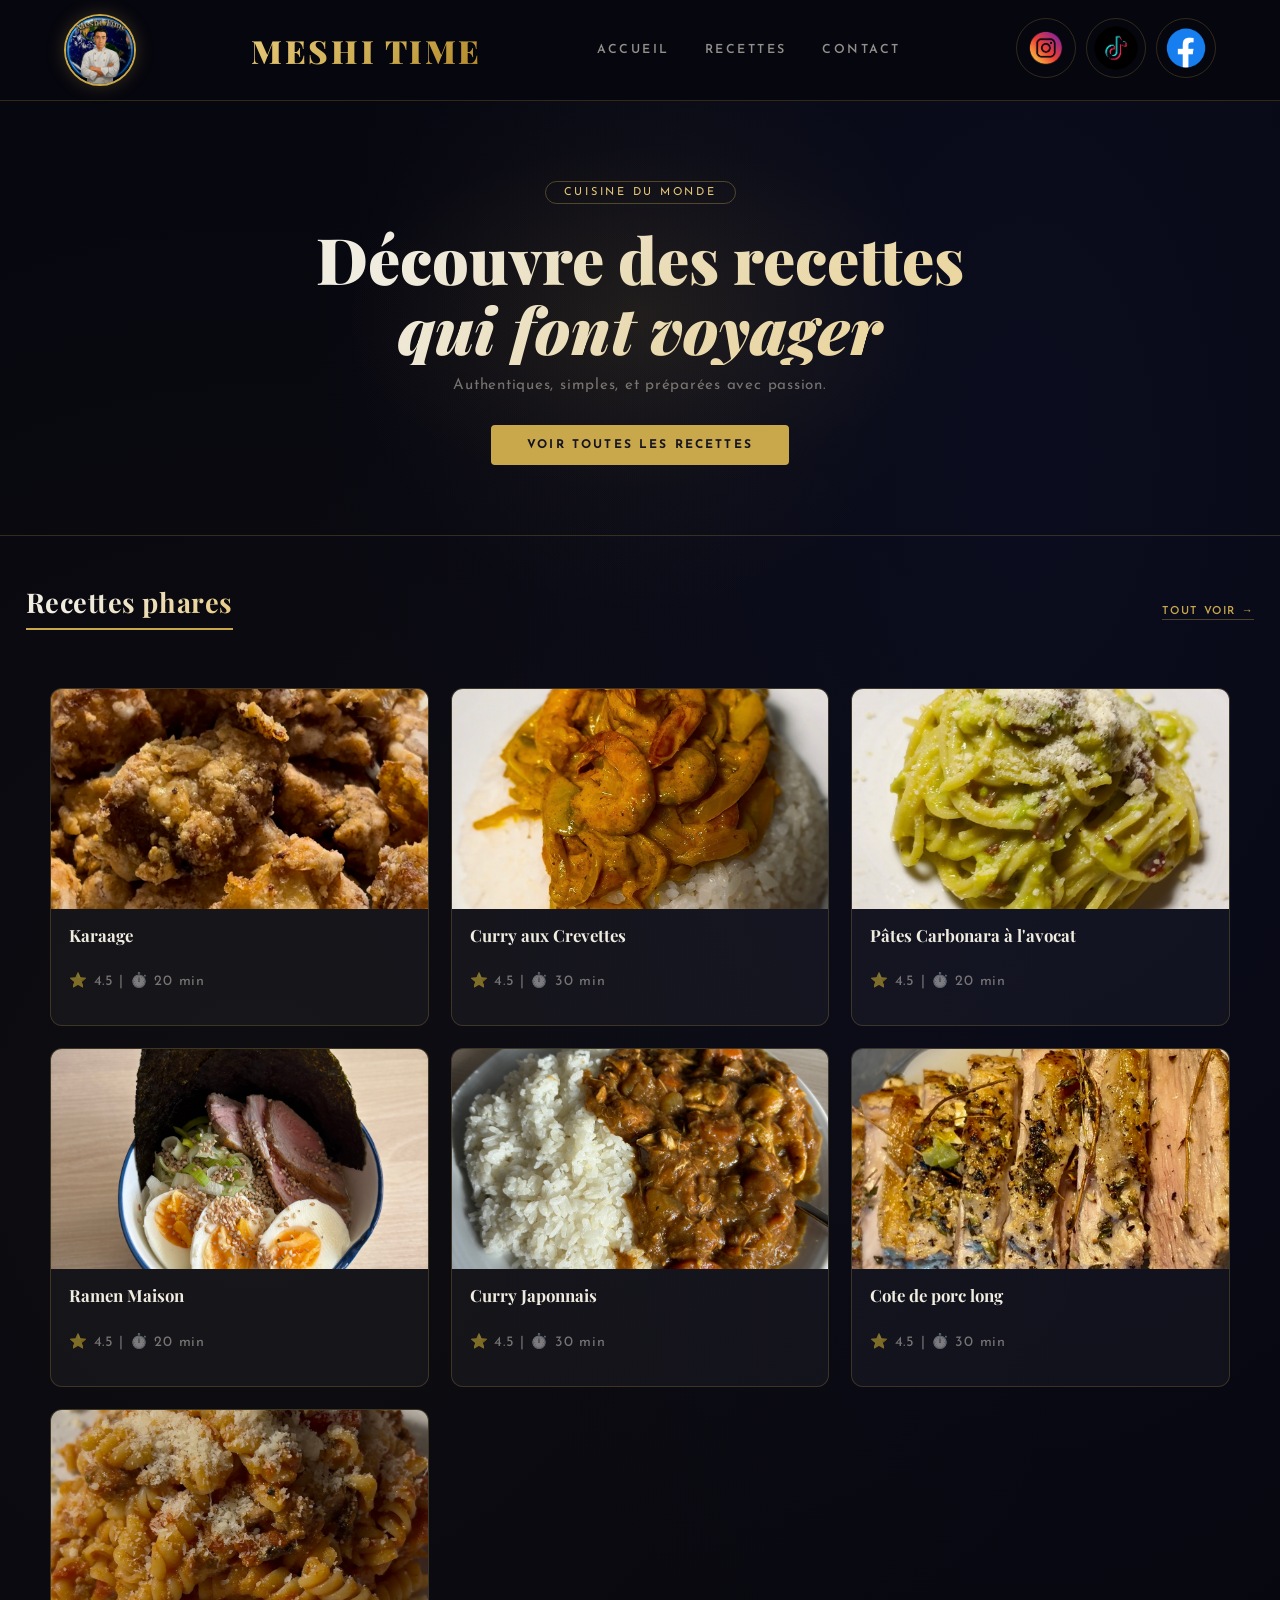
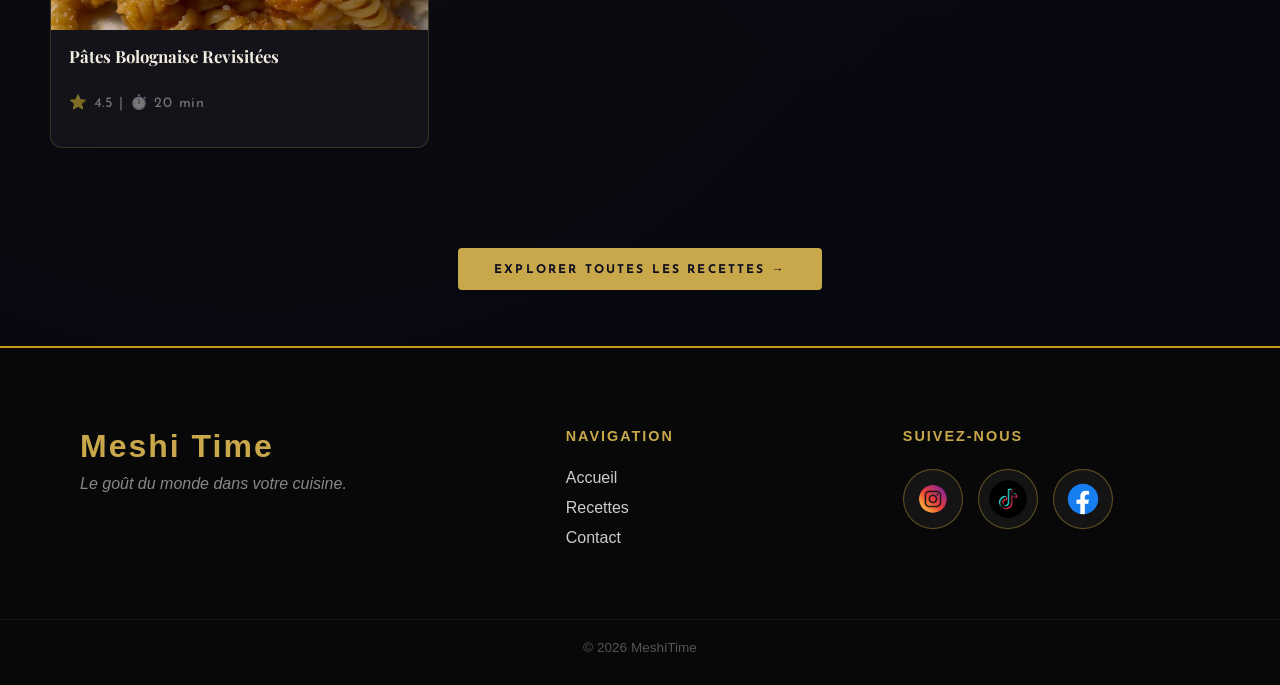
<file: index.html>
<!DOCTYPE html>
<html lang="fr">
<head>
    <!-- Google Tag Manager -->
<script>(function(w,d,s,l,i){w[l]=w[l]||[];w[l].push({'gtm.start':
new Date().getTime(),event:'gtm.js'});var f=d.getElementsByTagName(s)[0],
j=d.createElement(s),dl=l!='dataLayer'?'&l='+l:'';j.async=true;j.src=
'https://www.googletagmanager.com/gtm.js?id='+i+dl;f.parentNode.insertBefore(j,f);
})(window,document,'script','dataLayer','GTM-P6KN6425');</script>
<!-- End Google Tag Manager -->
    <meta charset="UTF-8">
    <title>Meshi Time - Accueil</title>
    <link rel="stylesheet" href="style.css">
    <meta name="viewport" content="width=device-width, initial-scale=1.0">
</head>
<body>

    <!-- Google Tag Manager (noscript) -->
<noscript><iframe src="https://www.googletagmanager.com/ns.html?id=GTM-P6KN6425"
height="0" width="0" style="display:none;visibility:hidden"></iframe></noscript>
<!-- End Google Tag Manager (noscript) --> 
<header>
    <img src="logo/meshitime.png" alt="Logo MeshiTime" class="logo-img">
    <h2 class="site-title">Meshi <span>Time</span></h2>

    <div class="menu-toggle" id="mobile-menu">
        <span class="bar"></span>
        <span class="bar"></span>
        <span class="bar"></span>
    </div>

    <nav class="nav-mobile">
        <a href="index.html">Accueil</a>
        <a href="recettes.html">Recettes</a>
        <a href="contact.html">Contact</a>
        <div class="nav-social-mobile">
            <a href="https://www.instagram.com/mesh1.time?igsh=MWR6dXhtaGJxZ3RrYg=="><img src="logo/insta.png" alt="Instagram"></a>
            <a href="https://www.tiktok.com/@mesh1.time?_r=1&_t=ZN-95yQwrBsCvu"><img src="logo/tiktok.png" alt="TikTok"></a>
            <a href="https://www.facebook.com/share/1L49ZUFbFe/?mibextid=wwXIfr"><img src="logo/facebook.png" alt="Facebook"></a>
        </div>
    </nav>

    <div class="social-icons">
        <a href="https://www.instagram.com/mesh1.time?igsh=MWR6dXhtaGJxZ3RrYg=="><img src="logo/insta.png" alt="Instagram"></a>
        <a href="https://www.tiktok.com/@mesh1.time?_r=1&_t=ZN-95yQwrBsCvu"><img src="logo/tiktok.png" alt="TikTok"></a>
        <a href="https://www.facebook.com/share/1L49ZUFbFe/?mibextid=wwXIfr"><img src="logo/facebook.png" alt="Facebook"></a>
    </div>
</header>

<!-- HERO -->
<section class="hero">
    <div class="hero-glow"></div>
    <span class="hero-badge">Cuisine du monde</span>
    <h1>Découvre des recettes<br><em>qui font voyager</em></h1>
    <p>Authentiques, simples, et préparées avec passion.</p>
    <a href="recettes.html" class="btn-hero">Voir toutes les recettes</a>
</section>

<!-- RECETTES PHARES -->
<script src="data.js"></script>

<section class="featured-section">
    <div class="featured-header">
        <div>
            <h2 class="section-title">Recettes phares</h2>
        </div>
        <a href="recettes.html" class="see-all-link">Tout voir →</a>
    </div>

    <div class="recipe-grid" id="grid-accueil"></div>

    <div class="featured-cta">
        <a href="recettes.html" class="btn-hero">Explorer toutes les recettes →</a>
    </div>
</section>

<script>
    const grid = document.getElementById('grid-accueil');

    if (typeof recettes !== 'undefined') {
        // On prend les 8 premières recettes
        const ids = ["karaage", "Curry aux crevettes", "Pâtes Carbonara à l'avocat", "Ramen maison", "Curry Japonnais", "Cote de porc long", "Pâtes bolognaise revisitées"];

        ids.forEach(id => {
            const r = recettes[id];
            grid.innerHTML += `
                <a href="recette.html?id=${id}" class="recipe-card-link">
                    <div class="recipe-card">
                        <img src="${r.image}" class="recipe-main-image" alt="${r.title}">
                        <div class="recipe-info">
                            <h3>${r.title}</h3>
                            <p>⭐ ${r.rating || '4.5'} | ⏱️ ${r.time}</p>
                        </div>
                    </div>
                </a>
            `;
        });
    } else {
        grid.innerHTML = "<p style='color:red;grid-column:1/-1;text-align:center;'>Erreur : data.js non trouvé.</p>";
    }

    // Menu burger
    const menuToggle = document.getElementById('mobile-menu');
    const navMenu = document.querySelector('.nav-mobile');

    if (menuToggle && navMenu) {
        menuToggle.onclick = function() {
            navMenu.classList.toggle('active');
            menuToggle.classList.toggle('is-active');
        };
        document.querySelectorAll('.nav-mobile a').forEach(link => {
            link.onclick = () => {
                navMenu.classList.remove('active');
                menuToggle.classList.remove('is-active');
            };
        });
    }
</script>

<!-- FOOTER -->
<footer class="main-footer">
    <div class="footer-container">
        <div class="footer-brand">
            <h2 class="brand-name">Meshi <span>Time</span></h2>
            <p class="brand-tagline">Le goût du monde dans votre cuisine.</p>
        </div>

        <div class="footer-nav">
            <h3>Navigation</h3>
            <ul>
                <li><a href="index.html">Accueil</a></li>
                <li><a href="recettes.html">Recettes</a></li>
                <li><a href="contact.html">Contact</a></li>
            </ul>
        </div>

        <div class="footer-social">
            <h3>Suivez-nous</h3>
            <div class="social-wrapper">
                <a href="https://www.instagram.com/mesh1.time" class="social-link" target="_blank">
                    <img src="logo/insta.png" alt="Instagram">
                </a>
                <a href="https://www.tiktok.com/@mesh1.time" class="social-link" target="_blank">
                    <img src="logo/tiktok.png" alt="TikTok">
                </a>
                <a href="https://www.facebook.com/share/1L49ZUFbFe/" class="social-link" target="_blank">
                    <img src="logo/facebook.png" alt="Facebook">
                </a>
            </div>
        </div>
    </div>

    <div class="footer-copyright">
        <p>&copy; 2026 MeshiTime</p>
    </div>
</footer>

</body>
</html>
</file>
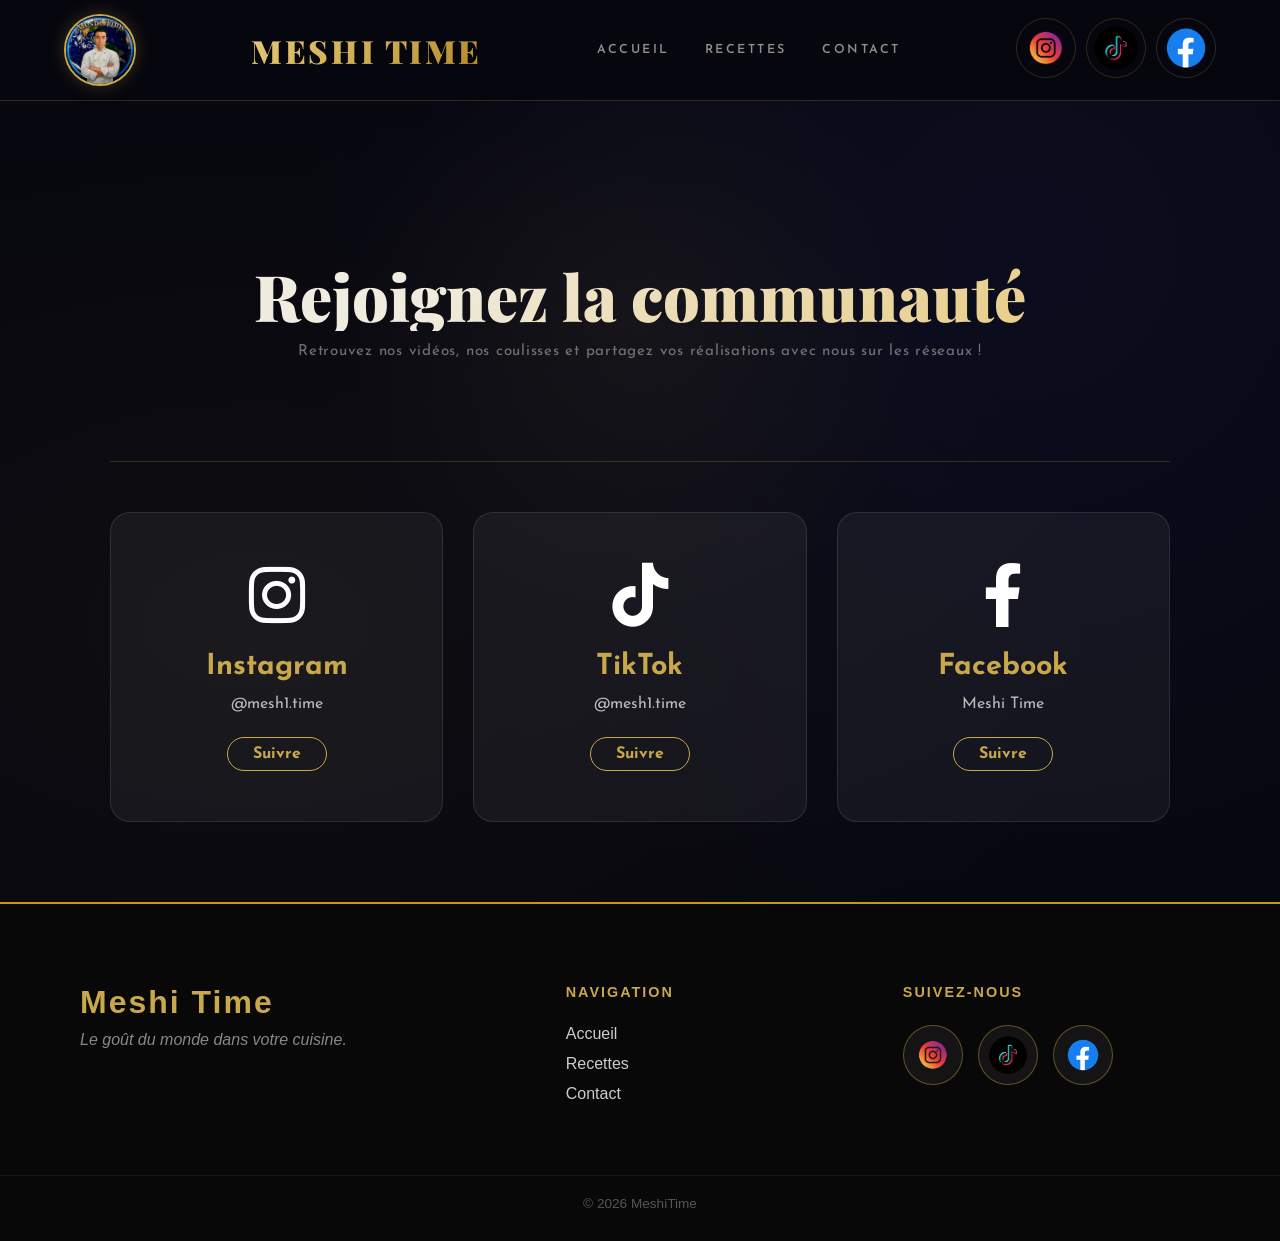
<file: contact.html>
<!DOCTYPE html>
<html lang="fr">
<head>
    <!-- Google Tag Manager -->
<script>(function(w,d,s,l,i){w[l]=w[l]||[];w[l].push({'gtm.start':
new Date().getTime(),event:'gtm.js'});var f=d.getElementsByTagName(s)[0],
j=d.createElement(s),dl=l!='dataLayer'?'&l='+l:'';j.async=true;j.src=
'https://www.googletagmanager.com/gtm.js?id='+i+dl;f.parentNode.insertBefore(j,f);
})(window,document,'script','dataLayer','GTM-P6KN6425');</script>
<!-- End Google Tag Manager -->
    <meta charset="UTF-8">
    <title>Meshi Time - Nous suivre</title>
    <link rel="stylesheet" href="style.css">
    <!-- Pour les icônes officielles -->
    <link rel="stylesheet" href="https://cdnjs.cloudflare.com/ajax/libs/font-awesome/6.0.0/css/all.min.css">
</head>
<body>

    <!-- Google Tag Manager (noscript) -->
<noscript><iframe src="https://www.googletagmanager.com/ns.html?id=GTM-P6KN6425"
height="0" width="0" style="display:none;visibility:hidden"></iframe></noscript>
<!-- End Google Tag Manager (noscript) -->
 
<header>
    <img src="logo/meshitime.png" alt="Logo MeshiTime" class="logo-img">
    <h2 class="site-title">Meshi <span>Time</span></h2>

    <!-- Le bouton Burger (caché sur ordi, visible sur mobile) -->
    <div class="menu-toggle" id="mobile-menu">
        <span class="bar"></span>
        <span class="bar"></span>
        <span class="bar"></span>
    </div>

    <!-- Ta navigation -->
    <nav class="nav-mobile">
        <a href="index.html">Accueil</a>
        <a href="recettes.html">Recettes</a>
        <a href="contact.html">Contact</a>
        <div class="nav-social-mobile">
            <a href="https://www.instagram.com/mesh1.time?igsh=MWR6dXhtaGJxZ3RrYg=="><img src="logo/insta.png" alt="Instagram"></a>
            <a href="https://www.tiktok.com/@mesh1.time?_r=1&_t=ZN-95yQwrBsCvu"><img src="logo/tiktok.png" alt="TikTok"></a>
            <a href="https://www.facebook.com/share/1L49ZUFbFe/?mibextid=wwXIfr "><img src="logo/facebook.png" alt="Facebook"></a>
        </div>
    </nav>
    <div class="social-icons">
        <a href="https://www.instagram.com/mesh1.time?igsh=MWR6dXhtaGJxZ3RrYg=="><img src="logo/insta.png" alt="Instagram"></a>
        <a href="https://www.tiktok.com/@mesh1.time?_r=1&_t=ZN-95yQwrBsCvu"><img src="logo/tiktok.png" alt="TikTok"></a>
        <a href="https://www.facebook.com/share/1L49ZUFbFe/?mibextid=wwXIfr "><img src="logo/facebook.png" alt="Facebook"></a>
    </div>
</header>

<main class="contact-social-container">
    <section class="hero">
        <h1>Rejoignez la communauté</h1>
        <p>Retrouvez nos vidéos, nos coulisses et partagez vos réalisations avec nous sur les réseaux !</p>
    </section>

    <div class="social-grid-large">
        <!-- Carte Instagram -->
        <a href="https://www.instagram.com/mesh1.time?igsh=MWR6dXhtaGJxZ3RrYg==" target="_blank" class="social-card instagram">
            <i class="fab fa-instagram"></i>
            <h3>Instagram</h3>
            <p>@mesh1.time</p>
            <span class="follow-tag">Suivre</span>
        </a>

        <!-- Carte TikTok -->
        <a href="https://www.tiktok.com/@mesh1.time?_r=1&_t=ZN-95yQwrBsCvu" target="_blank" class="social-card tiktok">
            <i class="fab fa-tiktok"></i>
            <h3>TikTok</h3>
            <p>@mesh1.time</p>
            <span class="follow-tag">Suivre</span>
        </a>

        <!-- Carte Facebook -->
        <a href="https://www.facebook.com/share/1L49ZUFbFe/?mibextid=wwXIfr" target="_blank" class="social-card facebook">
            <i class="fab fa-facebook-f"></i>
            <h3>Facebook</h3>
            <p>Meshi Time</p>
            <span class="follow-tag">Suivre</span>
        </a>
    </div>
</main>

<script>
document.addEventListener('DOMContentLoaded', () => {
    const menuToggle = document.getElementById('mobile-menu');
    const navMenu = document.querySelector('.nav-mobile');

    if (menuToggle && navMenu) {
        menuToggle.addEventListener('click', () => {
            navMenu.classList.toggle('active');
            menuToggle.classList.toggle('is-active');
            console.log("Menu cliqué ! État :", navMenu.classList.contains('active'));
        });

        // Fermer le menu si on clique sur un lien
        document.querySelectorAll('.nav-mobile a').forEach(link => {
            link.addEventListener('click', () => {
                navMenu.classList.remove('active');
            });
        });
    } else {
        console.error("Erreur : L'ID 'mobile-menu' ou la classe '.nav-mobile' est introuvable dans le HTML.");
    }
});
</script>

<footer class="main-footer">
    <div class="footer-container">
        <!-- Section Logo/Slogan -->
        <div class="footer-brand">
            <h2 class="brand-name">Meshi <span>Time</span></h2>
            <p class="brand-tagline">Le goût du monde dans votre cuisine.</p>
        </div>

        <!-- Section Liens -->
        <div class="footer-nav">
            <h3>Navigation</h3>
            <ul>
                <li><a href="index.html">Accueil</a></li>
                <li><a href="recettes.html">Recettes</a></li>
                <li><a href="contact.html">Contact</a></li>
            </ul>
        </div>

        <!-- Section Sociale -->
        <div class="footer-social">
            <h3>Suivez-nous</h3>
            <div class="social-wrapper">
                <a href="https://www.instagram.com/mesh1.time" class="social-link" target="_blank">
                    <img src="logo/insta.png" alt="Instagram">
                </a>
                <a href="https://www.tiktok.com/@mesh1.time" class="social-link" target="_blank">
                    <img src="logo/tiktok.png" alt="TikTok">
                </a>
                <a href="https://www.facebook.com/share/1L49ZUFbFe/" class="social-link" target="_blank">
                    <img src="logo/facebook.png" alt="Facebook">
                </a>
            </div>
        </div>
    </div>
    
    <div class="footer-copyright">
        <p>&copy; 2026 MeshiTime</p>
    </div>
</footer>

</body>
</html>
</file>
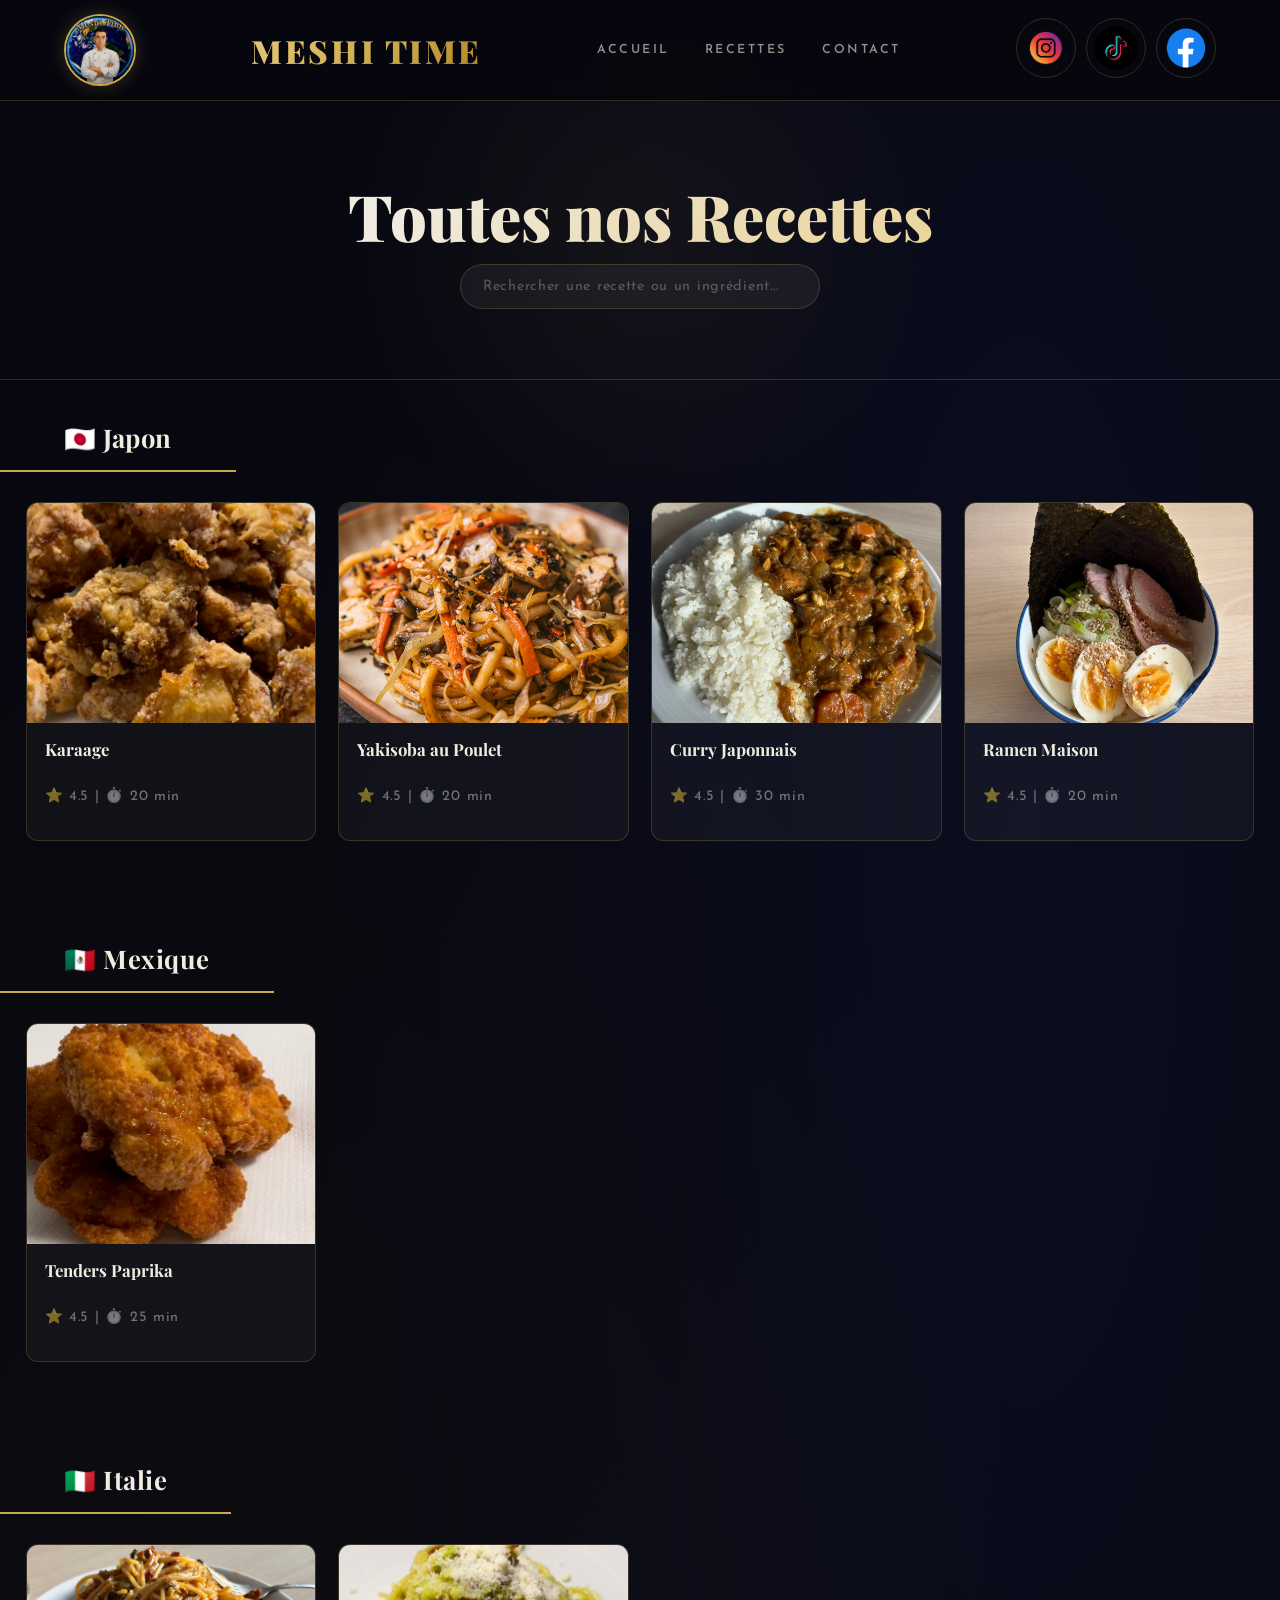
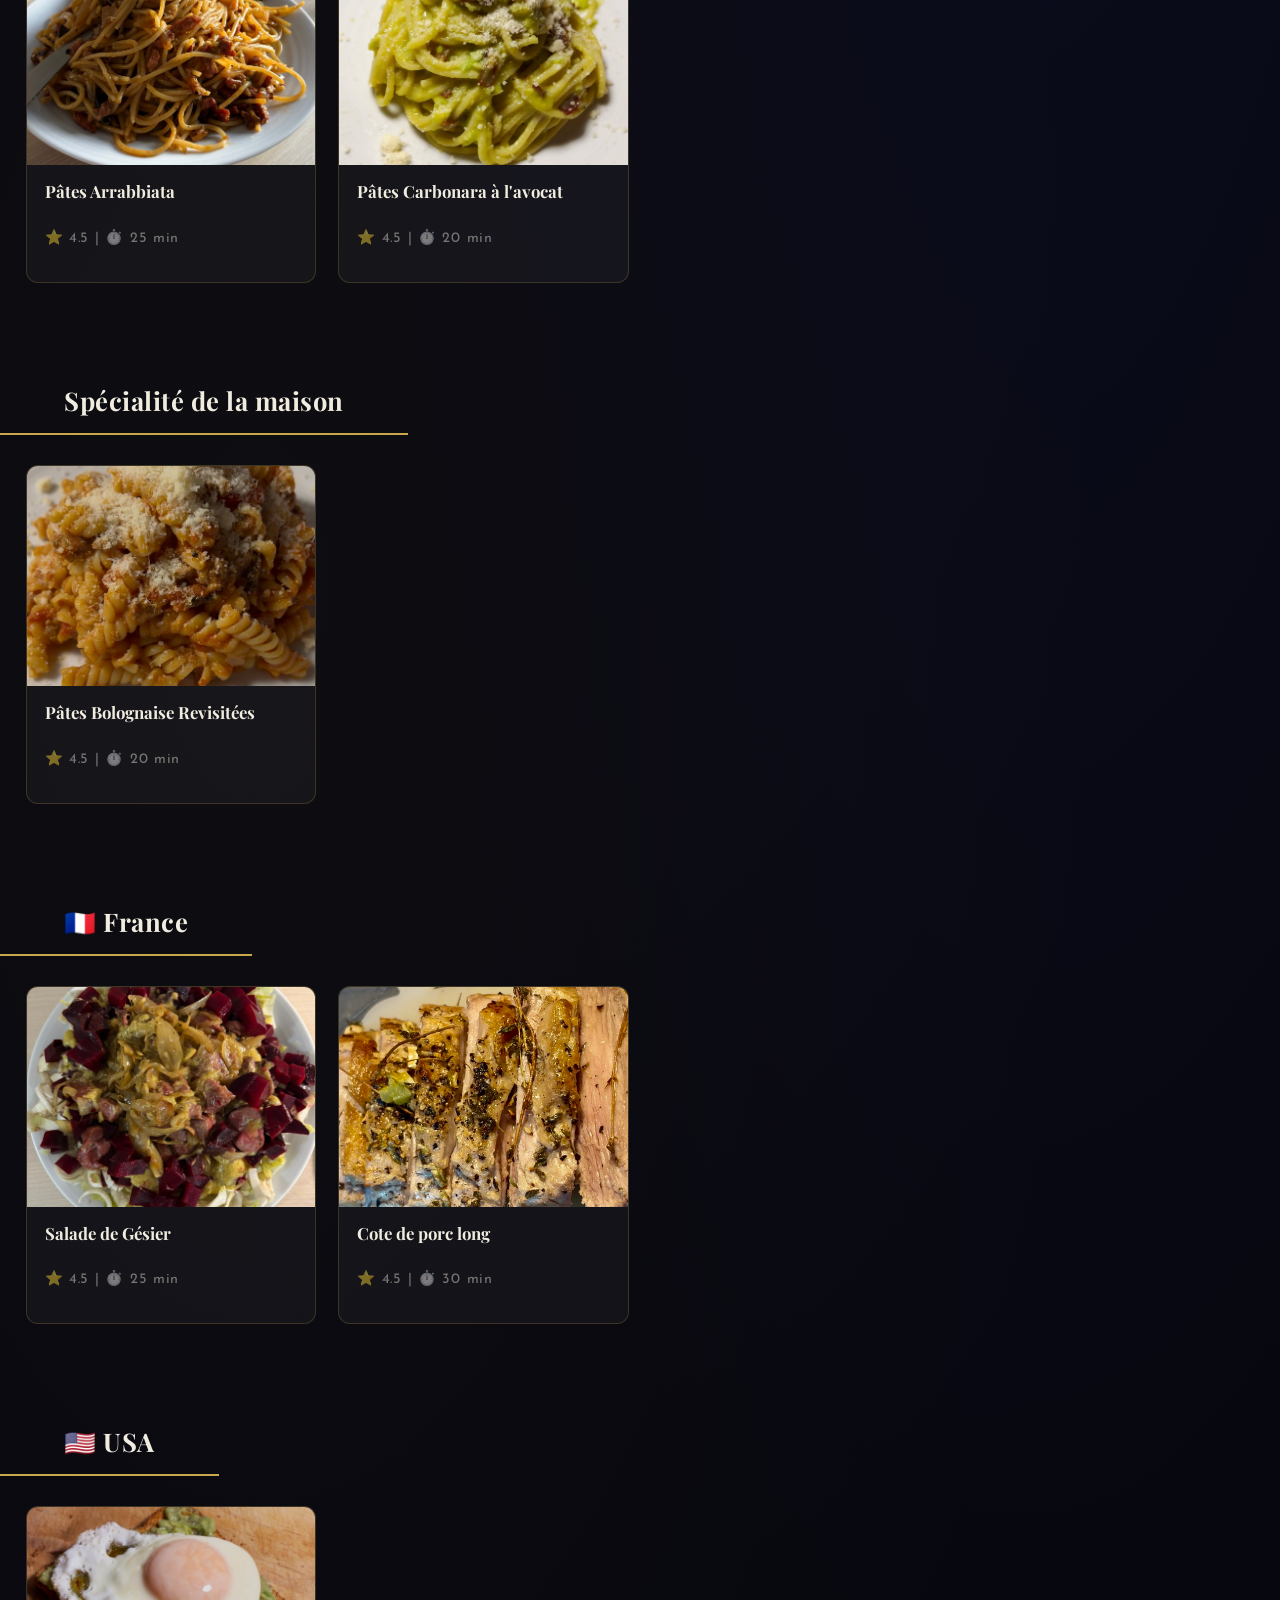
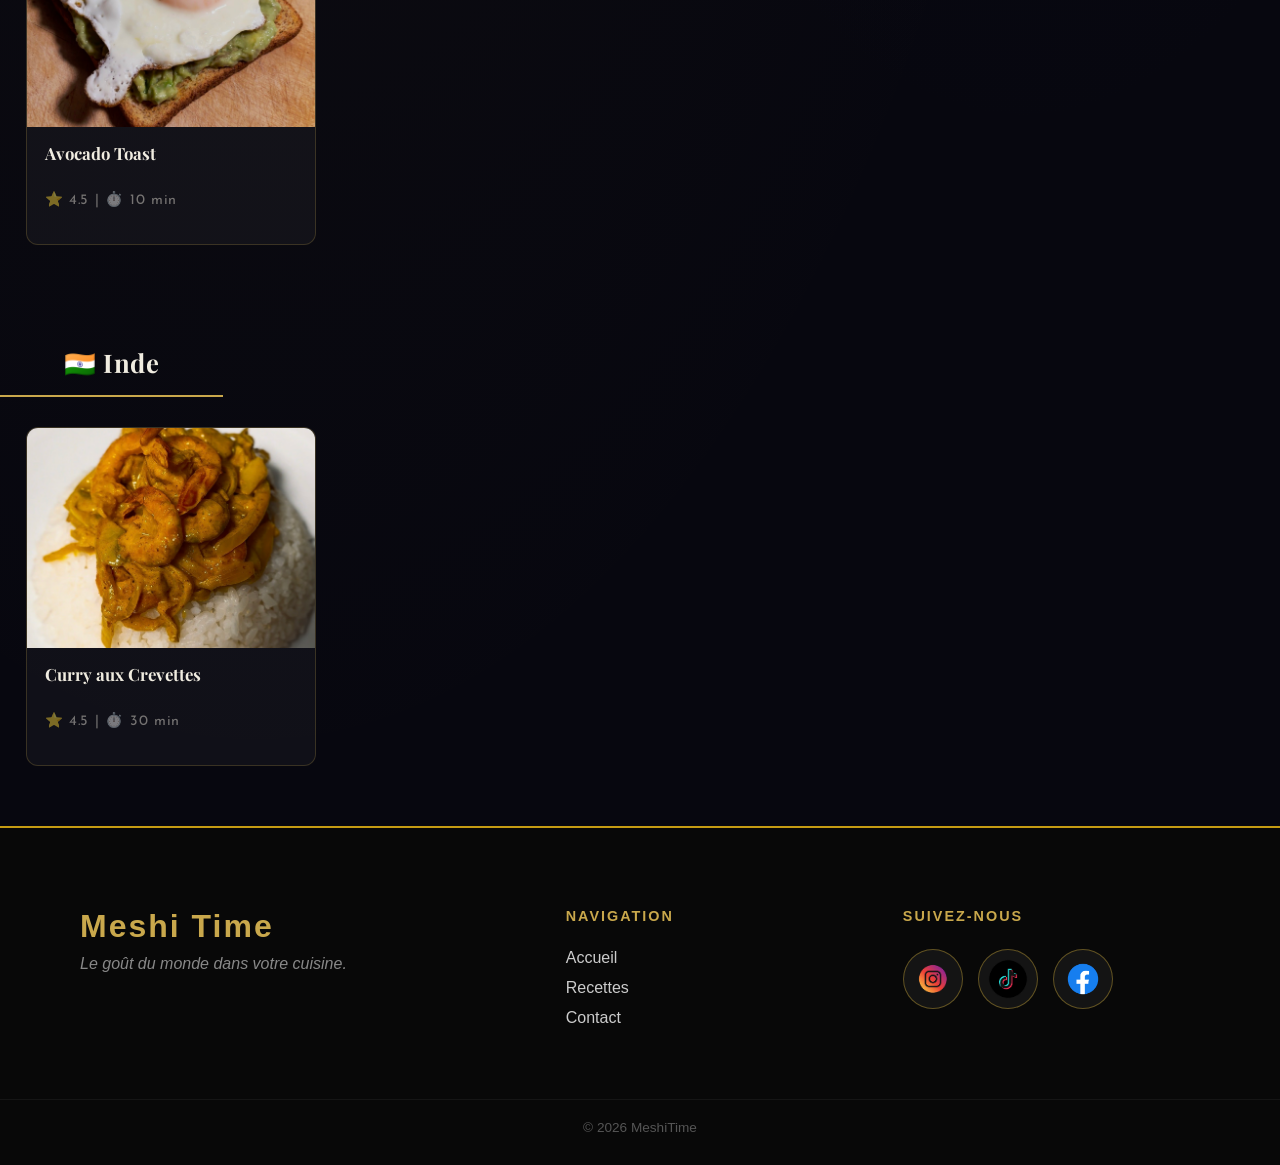
<file: recettes.html>
<!DOCTYPE html>
<html lang="fr">
<head>
    <!-- Google Tag Manager -->
<script>(function(w,d,s,l,i){w[l]=w[l]||[];w[l].push({'gtm.start':
new Date().getTime(),event:'gtm.js'});var f=d.getElementsByTagName(s)[0],
j=d.createElement(s),dl=l!='dataLayer'?'&l='+l:'';j.async=true;j.src=
'https://www.googletagmanager.com/gtm.js?id='+i+dl;f.parentNode.insertBefore(j,f);
})(window,document,'script','dataLayer','GTM-P6KN6425');</script>
<!-- End Google Tag Manager -->
    <meta charset="UTF-8">
    <title>Meshi Time - Recettes</title>
    <link rel="stylesheet" href="style.css">
    <meta name="viewport" content="width=device-width, initial-scale=1.0">
</head>
<body>

    <!-- Google Tag Manager (noscript) -->
<noscript><iframe src="https://www.googletagmanager.com/ns.html?id=GTM-P6KN6425"
height="0" width="0" style="display:none;visibility:hidden"></iframe></noscript>
<!-- End Google Tag Manager (noscript) -->
 
<header>
    <img src="logo/meshitime.png" alt="Logo MeshiTime" class="logo-img">
    <h2 class="site-title">Meshi <span>Time</span></h2>

    <div class="menu-toggle" id="mobile-menu">
        <span class="bar"></span>
        <span class="bar"></span>
        <span class="bar"></span>
    </div>

    <nav class="nav-mobile">
        <a href="index.html">Accueil</a>
        <a href="recettes.html">Recettes</a>
        <a href="contact.html">Contact</a>
        <div class="nav-social-mobile">
            <a href="https://www.instagram.com/mesh1.time?igsh=MWR6dXhtaGJxZ3RrYg=="><img src="logo/insta.png" alt="Instagram"></a>
            <a href="https://www.tiktok.com/@mesh1.time?_r=1&_t=ZN-95yQwrBsCvu"><img src="logo/tiktok.png" alt="TikTok"></a>
            <a href="https://www.facebook.com/share/1L49ZUFbFe/?mibextid=wwXIfr "><img src="logo/facebook.png" alt="Facebook"></a>
        </div>
    </nav>
    <div class="social-icons">
        <a href="https://www.instagram.com/mesh1.time?igsh=MWR6dXhtaGJxZ3RrYg=="><img src="logo/insta.png" alt="Instagram"></a>
        <a href="https://www.tiktok.com/@mesh1.time?_r=1&_t=ZN-95yQwrBsCvu"><img src="logo/tiktok.png" alt="TikTok"></a>
        <a href="https://www.facebook.com/share/1L49ZUFbFe/?mibextid=wwXIfr "><img src="logo/facebook.png" alt="Facebook"></a>
    </div>
</header>

<section class="hero">
    <h1>Toutes nos Recettes</h1>
    <div class="search-container" style="position: relative; width: 100%; max-width: 600px; margin: 0 auto;">
        <input type="text" class="search-bar" id="search-input" placeholder="Rechercher une recette ou un ingrédient..." autocomplete="off">
        <div id="suggestions-box" class="suggestions-list"></div>
    </div>
</section>

<main id="contenu-principal">
    </main>

<script src="data.js"></script>
<script>
const contenuPrincipal = document.getElementById('contenu-principal');
const searchInput = document.getElementById('search-input');
const suggestionsBox = document.getElementById('suggestions-box');

// 1. FONCTION DE RECHERCHE INTELLIGENTE ET MULTI-CRITÈRES
function ordonnerEtAfficherRecettes(filtre = "") {
    contenuPrincipal.innerHTML = ""; // On vide la page
    const motCle = filtre.toLowerCase().trim();

    // On prépare l'objet qui va regrouper les recettes par pays
    const recettesParNation = {};

    Object.keys(recettes).forEach(id => {
        const r = recettes[id];
        
        // CRITÈRE A : Recherche dans le Titre de la recette
        const titreMatch = r.title.toLowerCase().includes(motCle);
        
        // CRITÈRE B : Recherche dans le Pays (Nation)
        const nationMatch = r.nation ? r.nation.toLowerCase().includes(motCle) : false;
        
        // CRITÈRE C : Recherche dans la liste des Ingrédients
        const ingredientsMatch = r.ingredients && r.ingredients.some(ing => {
            // S'il s'agit d'un objet {nom, quantite, unite}, on prend ing.nom, sinon le texte direct
            const nomIngredient = typeof ing === 'object' ? ing.nom : ing;
            return nomIngredient.toLowerCase().includes(motCle);
        });

        // Validation de la recherche intelligente : si l'un des 3 critères matche, on garde la recette !
        if (titreMatch || nationMatch || ingredientsMatch) {
            const pays = r.nation || "Autres"; 
            
            if (!recettesParNation[pays]) {
                recettesParNation[pays] = [];
            }
            recettesParNation[pays].push({ id, ...r });
        }
    });

    // Si aucun résultat ne correspond à la recherche
    if (Object.keys(recettesParNation).length === 0) {
        contenuPrincipal.innerHTML = "<p style='color:white; text-align:center; padding: 40px;'>Aucun plat, pays ou ingrédient ne correspond à votre recherche... 🍳</p>";
        return;
    }

    // Affichage des sections par Nationalité
    Object.keys(recettesParNation).forEach(pays => {
        const listeRecettesDuPays = recettesParNation[pays];

        // Titre de la section Pays
        const sectionTitle = document.createElement('h2');
        sectionTitle.classList.add('section-title');
        sectionTitle.style.marginTop = "40px";
        sectionTitle.innerText = `${pays}`;
        contenuPrincipal.appendChild(sectionTitle);

        // Grille de cartes pour ce pays
        const grid = document.createElement('div');
        grid.classList.add('recipe-grid');

        listeRecettesDuPays.forEach(r => {
            grid.innerHTML += `
                <a href="recette.html?id=${r.id}" class="recipe-card-link">
                    <div class="recipe-card">
                        <img src="${r.image}" class="recipe-main-image">
                        <div class="recipe-info">
                            <h3>${r.title}</h3>
                            <p>⭐ ${r.rating || '4.5'} | ⏱️ ${r.time}</p>
                        </div>
                    </div>
                </a>
            `;
        });

        contenuPrincipal.appendChild(grid);
    });
}

// 2. GESTION DE LA BARRE DE RECHERCHE & SUGGESTIONS AUTOMATIQUES
searchInput.addEventListener('input', (e) => {
    const motCle = e.target.value.toLowerCase().trim();
    suggestionsBox.innerHTML = ""; 

    if (motCle.length > 0) {
        // Les suggestions automatiques proposent des Titres de recettes ET des Pays !
        const suggestions = Object.keys(recettes).filter(id => {
            const r = recettes[id];
            const titreMatch = r.title.toLowerCase().includes(motCle);
            const nationMatch = r.nation ? r.nation.toLowerCase().includes(motCle) : false;
            return titreMatch || nationMatch;
        });

        if (suggestions.length > 0) {
            suggestionsBox.style.display = "block";
            
            // Pour éviter les doublons de pays dans la liste déroulante, on utilise un Set
            const listeAffichee = new Set();

            suggestions.forEach(id => {
                const r = recettes[id];
                
                // Si le mot-clé correspond au pays, on suggère le pays
                if (r.nation && r.nation.toLowerCase().includes(motCle) && !listeAffichee.has(r.nation)) {
                    listeAffichee.add(r.nation);
                    creerItemSuggestion(r.nation, `🌍 Pays : ${r.nation}`);
                } 
                // Sinon on suggère le titre de la recette
                else if (r.title.toLowerCase().includes(motCle) && !listeAffichee.has(r.title)) {
                    listeAffichee.add(r.title);
                    creerItemSuggestion(r.title, r.title);
                }
            });
        } else {
            suggestionsBox.style.display = "none";
        }
    } else {
        suggestionsBox.style.display = "none";
    }
    
    // Filtrage de la grille globale en temps réel
    ordonnerEtAfficherRecettes(motCle);
});

// Fonction outil pour injecter un élément dans la liste des suggestions
function creerItemSuggestion(valeurRecherche, texteAffiche) {
    const div = document.createElement('div');
    div.classList.add('suggestion-item');
    div.innerText = texteAffiche;
    
    div.onclick = () => {
        searchInput.value = valeurRecherche; // Remplit le champ
        suggestionsBox.style.display = "none"; // Ferme le menu de suggestion
        ordonnerEtAfficherRecettes(valeurRecherche); // Filtre
    };
    suggestionsBox.appendChild(div);
}

// Cacher les suggestions si on clique en dehors de la barre de recherche
document.addEventListener('click', (e) => {
    if (e.target !== searchInput) {
        suggestionsBox.style.display = "none";
    }
});

// Affichage initial au chargement complet
ordonnerEtAfficherRecettes();

// Gestion du menu Burger mobile
const menuToggle = document.getElementById('mobile-menu');
const navMenu = document.querySelector('.nav-mobile');

if (menuToggle && navMenu) {
    menuToggle.onclick = function() {
        navMenu.classList.toggle('active');
        menuToggle.classList.toggle('is-active');
    };

    document.querySelectorAll('.nav-mobile a').forEach(link => {
        link.onclick = () => {
            navMenu.classList.remove('active');
            menuToggle.classList.remove('is-active');
        };
    });
}
</script>

<footer class="main-footer">
    <div class="footer-container">
        <div class="footer-brand">
            <h2 class="brand-name">Meshi <span>Time</span></h2>
            <p class="brand-tagline">Le goût du monde dans votre cuisine.</p>
        </div>
        <div class="footer-nav">
            <h3>Navigation</h3>
            <ul>
                <li><a href="index.html">Accueil</a></li>
                <li><a href="recettes.html">Recettes</a></li>
                <li><a href="contact.html">Contact</a></li>
            </ul>
        </div>
        <div class="footer-social">
            <h3>Suivez-nous</h3>
            <div class="social-wrapper">
                <a href="https://www.instagram.com/mesh1.time" class="social-link" target="_blank"><img src="logo/insta.png" alt="Instagram"></a>
                <a href="https://www.tiktok.com/@mesh1.time" class="social-link" target="_blank"><img src="logo/tiktok.png" alt="TikTok"></a>
                <a href="https://www.facebook.com/share/1L49ZUFbFe/" class="social-link" target="_blank"><img src="logo/facebook.png" alt="Facebook"></a>
            </div>
        </div>
    </div>
    <div class="footer-copyright">
        <p>&copy; 2026 MeshiTime</p>
    </div>
</footer>
</body>
</html>
</file>
<file: style.css>
/* ============================================
   MESHITIME — style.css
   Thème : Espace profond × Or culinaire
   ============================================ */

@import url('https://fonts.googleapis.com/css2?family=Playfair+Display:ital,wght@0,400;0,700;0,900;1,400&family=Josefin+Sans:wght@300;400;600&display=swap');

/* ---- VARIABLES ---- */
:root {
    --gold:        #C9A84C;
    --gold-light:  #E8C97A;
    --gold-dim:    rgba(201, 168, 76, 0.25);
    --deep:        #07070F;
    --space:       #0D0D1E;
    --surface:     rgba(255, 255, 255, 0.04);
    --text:        #F0ECE0;
    --text-muted:  rgba(240, 236, 224, 0.45);
    --border:      rgba(201, 168, 76, 0.22);
    --radius:      12px;
    --radius-sm:   6px;
}

/* ---- RESET & BASE ---- */
*, *::before, *::after {
    box-sizing: border-box;
    margin: 0;
    padding: 0;
}

html {
    scroll-behavior: smooth;
}

body {
    font-family: 'Josefin Sans', sans-serif;
    background-color: var(--deep);
    color: var(--text);
    min-height: 100vh;
    overflow-x: hidden;
    /* Fond étoilé statique en dégradé */
    background-image:
        radial-gradient(ellipse at 20% 50%, rgba(201,168,76,0.04) 0%, transparent 60%),
        radial-gradient(ellipse at 80% 20%, rgba(30,40,100,0.18) 0%, transparent 50%);
}

/* ---- HEADER ---- */
header {
    display: flex;
    justify-content: space-between;
    align-items: center;
    padding: 14px 5%;
    background: rgba(7, 7, 15, 0.92);
    border-bottom: 0.5px solid var(--border);
    backdrop-filter: blur(14px);
    -webkit-backdrop-filter: blur(14px);
    position: sticky;
    top: 0;
    z-index: 9999;
    overflow: visible;
}
.menu-toggle {
    display: none; /* Caché sur PC */
    flex-direction: column;
    justify-content: space-between;
    width: 30px;   /* Taille fixe */
    height: 21px;  /* Taille fixe */
    cursor: pointer;
    z-index: 10001 !important; /* Au-dessus de tout */
    position: relative;
}

.bar {
    display: block;
    width: 100%;
    height: 3px;
    background-color: #c5a02d !important; /* On force la couleur dorée */
    border-radius: 10px;
    transition: 0.3s;
}


@media (max-width: 480px) {
    .recipe-grid {
        grid-template-columns: 1fr; /* Une seule carte par ligne */
        gap: 20px;
        padding: 20px;
    }

    .recipe-main-image {
        height: 200px; /* On réduit un peu la hauteur des images */
    }
}
@media (max-width: 480px) {
    .recipe-grid {
        grid-template-columns: 1fr; /* Une seule carte par ligne */
        gap: 20px;
        padding: 20px;
    }

    .recipe-main-image {
        height: 200px; /* On réduit un peu la hauteur des images */
    }
}
@media (max-width: 768px) {
    .footer-container {
        grid-template-columns: 1fr; /* On empile les sections */
        text-align: center; /* On centre tout pour l'esthétique mobile */
        gap: 30px;
    }

    .social-wrapper {
        justify-content: center; /* Centre les icônes Insta/TikTok */
    }

    .brand-name {
        font-size: 1.5rem;
    }
}
/* Logo image (rond, avec halo doré) */
.logo-img {
    height: 72px;
    width: 72px;
    border-radius: 50%;
    border: 2px solid var(--gold);
    box-shadow: 0 0 18px rgba(201, 168, 76, 0.25);
    object-fit: cover;
    transition: box-shadow 0.3s;
}
.logo-img:hover {
    box-shadow: 0 0 30px rgba(201, 168, 76, 0.45);
}

/* Titre "Meshi Time" */
.site-title {
    font-family: 'Playfair Display', serif;
    font-size: 2rem;
    font-weight: 900;
    background: linear-gradient(135deg, var(--gold-light) 0%, var(--gold) 60%, #b38728 100%);
    -webkit-background-clip: text;
    -webkit-text-fill-color: transparent;
    background-clip: text;
    text-transform: uppercase;
    letter-spacing: .08em;
    margin: 0;
}

/* Navigation */
nav {
    display: flex;
    gap: 2.2rem;
}
nav a {
    font-family: 'Josefin Sans', sans-serif;
    font-size: .78rem;
    font-weight: 600;
    letter-spacing: .2em;
    text-transform: uppercase;
    color: rgba(240, 236, 224, 0.6);
    text-decoration: none;
    transition: color 0.25s;
    position: relative;
}
nav a::after {
    content: '';
    position: absolute;
    bottom: -4px;
    left: 0;
    width: 0;
    height: 1px;
    background: var(--gold);
    transition: width 0.25s;
}
nav a:hover {
    color: var(--gold);
}
nav a:hover::after {
    width: 100%;
}

/* --- Adaptation Mobile (Téléphone) --- */
@media (max-width: 768px) {
    /* 1. On cache les icônes sociales du HEADER (uniquement celles-là) */
    header .social-icons {
        display: none !important;
    }

    /* 2. On affiche le bouton Burger */
    .menu-toggle {
        display: flex !important;
        flex-direction: column;
        justify-content: space-between;
    }

    /* 3. On paramètre la navigation mobile */
    .nav-mobile {
        display: flex;
        flex-direction: column;
        position: absolute;
        top: 80px; /* Aligné sous ton header */
        left: 0;
        width: 100%;
        background-color: #07070F; /* Fond noir solide */
        padding: 0;
        max-height: 0;
        overflow: hidden;
        transition: all 0.4s ease-in-out;
        z-index: 9998;
        border-bottom: 0px solid var(--gold);
    }

    /* 4. Quand le menu est ouvert */
    .nav-mobile.active {
        max-height: 300px;
        padding: 20px 0;
        border-bottom: 2px solid var(--gold);
    }

    .nav-mobile a {
        width: 100%;
        text-align: center;
        padding: 15px 0;
        color: white !important;
        font-size: 1.1rem;
        text-decoration: none;
        display: block;
    }
}
/* ---- SUR ORDINATEUR (Grand écran) ---- */
.nav-social-mobile {
    display: none; /* On cache totalement le bloc sur PC */
}

/* ---- SUR TÉLÉPHONE (Media Query) ---- */
@media (max-width: 768px) {
    
    .nav-mobile {
        /* On s'assure que le menu peut s'agrandir pour tout voir */
        display: flex;
        flex-direction: column;
        /* Augmente la max-height si le menu semble coupé */
        max-height: 0; 
        overflow: hidden;
        transition: all 0.4s ease-in-out;
    }

    .nav-mobile.active {
        max-height: 450px; /* On augmente ici pour laisser la place aux icônes */
    }

    /* On affiche et on style la ligne d'icônes */
    .nav-social-mobile {
        display: flex !important; /* On force l'apparition */
        justify-content: center;
        gap: 20px;
        padding: 20px 0;
        margin-top: 10px;
        width: 100%;
    }

    .nav-social-mobile img {
        width: 50px;
        height: 50px;
        border-radius: 50%;
        border: 1px solid var(--gold);
    }
}

/* Icônes sociales header */
.social-icons {
    display: flex;
    gap: 10px;
    align-items: center;
}
.social-icons img {
    height: 60px;
    width: 60px;
    border-radius: 50%;
    border: 0.5px solid var(--border);
    transition: border-color 0.2s, transform 0.2s, box-shadow 0.2s;
    object-fit: cover;
}
.social-icons img:hover {
    border-color: var(--gold);
    transform: scale(1.1);
    box-shadow: 0 0 12px rgba(201, 168, 76, 0.3);
}

/* ---- HERO ---- */
.hero {
    position: relative;
    z-index: 1001;
    padding: 80px 5% 70px;
    text-align: center;
    overflow: visible;
    border-bottom: 0.5px solid var(--border);
}

/* Halo lumineux derrière le hero */
.hero::before {
    content: '';
    position: absolute;
    width: 600px;
    height: 600px;
    border-radius: 50%;
    background: radial-gradient(circle, rgba(201,168,76,0.06) 0%, transparent 70%);
    top: 50%;
    left: 50%;
    transform: translate(-50%, -50%);
    pointer-events: none;
}

.hero h1 {
    font-family: 'Playfair Display', serif;
    font-size: clamp(2.2rem, 5vw, 4rem);
    font-weight: 900;
    line-height: 1.1;
    background: linear-gradient(135deg, var(--text) 30%, var(--gold-light));
    -webkit-background-clip: text;
    -webkit-text-fill-color: transparent;
    background-clip: text;
    margin-bottom: .8rem;
}

.hero p {
    font-size: .95rem;
    color: var(--text-muted);
    letter-spacing: .05em;
    margin-bottom: 2rem;
}

.hero-glow {
    position: absolute;
    width: 600px;
    height: 350px;
    border-radius: 50%;
    background: radial-gradient(ellipse, rgba(201,168,76,0.07) 0%, transparent 70%);
    top: 50%;
    left: 50%;
    transform: translate(-50%, -50%);
    pointer-events: none;
}

.hero-badge {
    display: inline-block;
    padding: 5px 18px;
    border: 1px solid rgba(201,168,76,0.35);
    border-radius: 40px;
    font-size: 11px;
    letter-spacing: .25em;
    text-transform: uppercase;
    color: #E8C97A;
    margin-bottom: 20px;
}

.btn-hero {
    display: inline-block;
    padding: 14px 36px;
    background: #C9A84C;
    color: #0D0D1E;
    font-family: 'Josefin Sans', 'Segoe UI', sans-serif;
    font-size: 12px;
    font-weight: 700;
    letter-spacing: .18em;
    text-transform: uppercase;
    border: none;
    border-radius: 4px;
    cursor: pointer;
    text-decoration: none;
    transition: background .2s, transform .15s;
}

.btn-hero:hover {
    background: #E8C97A;
    transform: translateY(-2px);
}

/* ---- BARRE DE RECHERCHE ---- */
.search-bar {
    width: 60%;
    max-width: 580px;
    padding: 14px 22px;
    background: rgba(255, 255, 255, 0.05);
    border: 0.5px solid var(--border);
    border-radius: 40px;
    color: var(--text);
    font-family: 'Josefin Sans', sans-serif;
    font-size: .9rem;
    letter-spacing: .05em;
    outline: none;
    transition: border-color 0.25s, box-shadow 0.25s;
}
.search-bar::placeholder {
    color: rgba(240, 236, 224, 0.3);
}
.search-bar:focus {
    border-color: var(--gold);
    box-shadow: 0 0 20px rgba(201, 168, 76, 0.12);
}
.search-container {
    position: relative; /* Indispensable pour que le z-index de l'enfant fonctionne */
    z-index: 1000;
}

/* Liste de suggestions */
.suggestions-list {
    position: absolute;
    top: calc(100% + 4px);
    left: 50%;
    transform: translateX(-50%);
    width: 60%;
    max-width: 580px;
    background: #12121F;
    border: 0.5px solid var(--border);
    border-radius: var(--radius);
    z-index: 9999;
    max-height: 220px;
    overflow-y: auto;
    display: none;
    box-shadow: 0 20px 40px rgba(0, 0, 0, 0.4);
}
.suggestion-item {
    padding: 12px 20px;
    cursor: pointer;
    border-bottom: 0.5px solid rgba(201, 168, 76, 0.1);
    color: var(--text-muted);
    text-align: left;
    font-size: .88rem;
    letter-spacing: .04em;
    transition: background 0.15s, color 0.15s;
}
.suggestion-item:last-child {
    border-bottom: none;
}
.suggestion-item:hover {
    background: rgba(201, 168, 76, 0.08);
    color: var(--gold);
}

/* ---- TITRE DE SECTION ---- */
.section-title {
    font-family: 'Playfair Display', serif;
    font-size: 1.6rem;
    font-weight: 700;
    color: var(--text);
    padding: 0 5% 16px;
    margin: 40px 0 0;
    display: inline-block;
    border-bottom: 2px solid var(--gold);
    letter-spacing: .02em;
}

/* ---- GRILLE DE RECETTES ---- */
.recipe-grid {
    display: grid;
    grid-template-columns: repeat(auto-fill, minmax(280px, 1fr));
    gap: 22px;
    padding: 30px 2% 60px;
}

/* Lien englobant la carte */
.recipe-card-link {
    text-decoration: none;
    color: inherit;
    display: block;
}
.recipe-card-link:visited {
    color: inherit;
}

/* Carte recette */
.recipe-card {
    background: var(--surface);
    border: 0.5px solid var(--border);
    border-radius: var(--radius);
    overflow: hidden;
    transition: transform 0.3s, box-shadow 0.3s, border-color 0.3s;
}
.recipe-card-link:hover .recipe-card {
    transform: translateY(-6px);
    box-shadow: 0 16px 40px rgba(0, 0, 0, 0.4), 0 0 20px rgba(201,168,76,0.08);
    border-color: var(--gold);
}

/* Image de la recette */
.recipe-main-image {
    width: 100%;
    height: 220px;
    object-fit: cover;
    object-position: center;
    display: block;
    transition: transform 0.4s;
}
.recipe-card-link:hover .recipe-main-image {
    transform: scale(1.03);
}

/* Infos sous l'image */
.recipe-info {
    padding: 16px 18px;
}
.recipe-info h3 {
    font-family: 'Playfair Display', serif;
    font-size: 1.05rem;
    font-weight: 700;
    color: var(--text);
    margin-bottom: 6px;
    line-height: 1.3;
}
.recipe-info p {
    font-size: .78rem;
    color: var(--text-muted);
    letter-spacing: .06em;
}

/* ---- FOOTER ---- */
.main-footer {
    background-color: #080808;
    padding: 80px 0 30px 0;
    border-top: 2px solid #c59b13; /* Ligne dorée plus marquée en haut */
    font-family: 'Segoe UI', Tahoma, Geneva, Verdana, sans-serif;
}

.footer-container {
    max-width: 1200px;
    margin: 0 auto;
    display: grid;
    grid-template-columns: 1.5fr 1fr 1fr; /* Donne plus de place au slogan */
    gap: 40px;
    padding: 0 40px;
}

/* Style de la marque */
.brand-name {
    color: var(--gold);
    font-size: 2rem;
    margin-bottom: 10px;
    letter-spacing: 2px;
}
.brand-tagline { color: #888; font-style: italic; }

/* Titres des colonnes */
.footer-nav h3, .footer-social h3 {
    color: var(--gold);
    text-transform: uppercase;
    font-size: 0.9rem;
    letter-spacing: 2px;
    margin-bottom: 25px;
}

/* Liens de navigation */
.footer-nav ul { list-style: none; padding: 0; }
.footer-nav ul li { margin-bottom: 12px; }
.footer-nav a {
    color: #ccc;
    text-decoration: none;
    transition: 0.3s;
    font-size: 1rem;
}
.footer-nav a:hover { color: var(--gold); padding-left: 8px; }


@media (max-width: 768px) {
    /* On force le conteneur du footer à s'empiler verticalement */
    .footer-container {
        display: flex;
        flex-direction: column;
        align-items: center;
        text-align: center;
        gap: 30px;
    }

    /* On utilise 'order' pour décider de la position */
    .footer-brand {
        order: 1; /* Le nom du site en premier */
    }

    .footer-nav {
        order: 2; /* Les liens (Accueil, etc.) en deuxième */
    }

    .footer-social {
        order: 3; /* Les icônes réseaux sociaux EN DERNIER tout en bas */
        width: 100%;
        padding-top: 20px;
        border-top: 1px solid rgba(201, 168, 76, 0.2); /* Petite ligne de séparation */
    }

    .social-wrapper {
        justify-content: center; /* On centre les icônes sur l'écran mobile */
    }
}

/* Icones Sociales (Le rendu moderne) */
.social-wrapper {
    display: flex;
    gap: 15px;
}


.social-link {
    width: 60px; /* On agrandit le cercle */
    height: 60px;
    border: 1px solid rgba(212, 175, 55, 0.4);
    border-radius: 50%;
    display: flex;
    align-items: center;
    justify-content: center;
    transition: all 0.3s ease;
    background: rgba(255, 255, 255, 0.05);
}

.social-link img {
    width: 50px; /* On agrandit le logo à l'intérieur */
    height: 50px;
    object-fit: contain;
    /* ON SUPPRIME LE FILTRE INVERT POUR GARDER LES COULEURS ORIGINALES */
    filter: none; 
    transition: transform 0.3s ease;
}

/* Effet au survol */
.social-link:hover {
    background-color: rgba(212, 175, 55, 0.1); /* Fond doré très léger au survol */
    border-color: var(--gold);
    transform: translateY(-5px) scale(1.1);
    box-shadow: 0 5px 15px rgba(212, 175, 55, 0.3);
}

.social-link:hover img {
    transform: scale(1.1); /* Petit zoom sur le logo lui-même */
}

/* Copyright */
.footer-copyright {
    text-align: center;
    margin-top: 60px;
    padding-top: 20px;
    border-top: 1px solid rgba(255, 255, 255, 0.05);
    color: #555;
    font-size: 0.85rem;
}


/* ---- MESSAGE "AUCUNE RECETTE" ---- */
.recipe-grid p {
    color: var(--text-muted);
    font-size: .9rem;
    letter-spacing: .05em;
    padding: 20px 0;
    grid-column: 1 / -1;
}

/* ---- SCROLLBAR personnalisée ---- */
::-webkit-scrollbar { width: 6px; }
::-webkit-scrollbar-track { background: var(--deep); }
::-webkit-scrollbar-thumb { background: rgba(201,168,76,0.3); border-radius: 3px; }
::-webkit-scrollbar-thumb:hover { background: var(--gold); }

/* Container principal centré */
.recipe-container {
    max-width: 1000px;
    margin: 40px auto;
    padding: 0 20px;
    color: white; /* Puisque ton fond est sombre */
}

.recipe-header h1 {
    font-size: 3rem;
    margin-bottom: 20px;
    color: var(--gold); /* Ton doré Meshi Time */
}

/* Image arrondie avec ombre */
.recipe-hero-img {
    width: 100%;
    height: 450px;
    object-position: center;
    object-fit: cover;
    border-radius: 20px;
    box-shadow: 0 10px 30px rgba(0,0,0,0.5);
    margin-bottom: 40px;
}


/* Layout en deux colonnes */
.recipe-content {
    display: grid;
    grid-template-columns: 1fr 2fr; /* 1/3 pour ingrédients, 2/3 pour étapes */
    gap: 50px;
}

/* Sidebar des ingrédients */
.ingredients-sidebar {
    background: rgba(255, 255, 255, 0.05);
    padding: 25px;
    border-radius: 15px;
    height: fit-content;
    border-left: 4px solid var(--gold);
}

.ingredients-sidebar ul {
    list-style: none;
    padding: 0;
}

.ingredients-sidebar li {
    padding: 10px 0;
    border-bottom: 1px solid rgba(255,255,255,0.1);
}
.quantite-selecteur {
    display: flex;
    align-items: center;
    gap: 10px;
    margin-bottom: 20px;
    font-family: 'Josefin Sans', sans-serif;
}
.quantite-selecteur button {
    background: var(--gold);
    color: var(--deep);
    border: none;
    width: 28px;
    height: 28px;
    border-radius: 50%;
    font-weight: bold;
    cursor: pointer;
    font-size: 1.1rem;
    transition: transform 0.2s;
}
.quantite-selecteur button:hover { transform: scale(1.1); }
#nb-personnes { font-weight: bold; color: var(--gold-light); font-size: 1.2rem; }


/* Style des étapes avec photos futures */
.step-item {
    margin-bottom: 30px;
}

.step-number {
    color: var(--gold);
    font-weight: bold;
    font-size: 1.2rem;
    margin-right: 10px;
}
/* On réduit la taille des images d'étapes */
/* L'image d'étape n'a pas de bordure si elle n'existe pas via le JS */
.step-img {
    width: 100%;
    max-width: 300px;
    height: 200px;
    object-fit: cover;
    border-radius: 12px;
    cursor: zoom-in; /* Curseur loupe */
    transition: 0.3s;
}

/* Fenêtre d'agrandissement (Overlay) */
.overlay {
    display: none;
    position: fixed;
    z-index: 9999;
    top: 0;
    left: 0;
    width: 100%;
    height: 100%;
    background-color: rgba(0,0,0,0.9);
    align-items: center;
    justify-content: center;
}

.overlay img {
    max-width: 90%;
    max-height: 80%;
    border-radius: 10px;
    box-shadow: 0 0 20px rgba(212, 175, 55, 0.5);
}

.close-btn {
    position: absolute;
    top: 20px;
    right: 35px;
    color: white;
    font-size: 40px;
    cursor: pointer;
}

/* Optionnel : Agrandir légèrement au survol pour mieux voir le détail */
.step-img:hover {
    transform: scale(1.05);
    cursor: zoom-in;
}

/* Espacement entre les étapes */
.step-item {
    margin-bottom: 40px;
    padding-bottom: 20px;
    border-bottom: 1px dashed rgba(212, 175, 55, 0.2); /* Ligne dorée discrète */
}

.step-img {
    width: 100%;
    max-width: 400px;
    border-radius: 10px;
    margin-top: 15px;
    display: block;
}

.step-item {
    display: flex;
    flex-wrap: wrap; /* Permet de revenir à la ligne sur mobile */
    gap: 20px;
    align-items: flex-start;
}

.step-text-container {
    flex: 1; /* Prend tout l'espace restant */
    min-width: 250px;
}

.step-img {
    margin-top: 0; /* On enlève la marge du haut puisqu'elles sont côte à côte */
}

.suggestions-bas {
    margin-top: 80px; /* Espace après les étapes */
    padding-top: 40px;
    border-top: 1px solid rgba(212, 175, 55, 0.3);
}

.suggestions-bas .section-title {
    text-align: center;
    margin-bottom: 40px;
    font-size: 2rem;
    color: var(--gold);
}

/* On s'assure que la grille de suggestion est bien alignée */
#grid-suggestions {
    display: grid;
    grid-template-columns: repeat(auto-fit, minmax(280px, 1fr));
    gap: 30px;
}

.contact-social-container {
    max-width: 1100px;
    margin: 80px auto;
    padding: 0 20px;
    text-align: center;
    color: white;
}

.social-grid-large {
    display: grid;
    grid-template-columns: repeat(auto-fit, minmax(280px, 1fr));
    gap: 30px;
    margin-top: 50px;
}

.social-card {
    background: rgba(255, 255, 255, 0.05);
    padding: 50px 30px;
    border-radius: 20px;
    text-decoration: none;
    color: white;
    transition: all 0.4s ease;
    border: 1px solid rgba(255, 255, 255, 0.1);
    display: flex;
    flex-direction: column;
    align-items: center;
    gap: 15px;
}

.social-card i {
    font-size: 4rem;
    margin-bottom: 10px;
}

.social-card h3 {
    font-size: 1.8rem;
    margin: 0;
    color: var(--gold);
}

.social-card p {
    color: #bbb;
    margin: 0;
}

.follow-tag {
    margin-top: 10px;
    padding: 8px 25px;
    background: transparent;
    border: 1px solid var(--gold);
    border-radius: 25px;
    color: var(--gold);
    font-weight: bold;
    transition: 0.3s;
}

/* Effets au survol par couleur de réseau */
.social-card:hover {
    transform: translateY(-15px);
    background: rgba(255, 255, 255, 0.08);
}

.instagram:hover { border-color: #E1306C; box-shadow: 0 10px 30px rgba(225, 48, 108, 0.2); }
.instagram:hover i { color: #E1306C; }

.tiktok:hover { border-color: #00f2ea; box-shadow: 0 10px 30px rgba(0, 242, 234, 0.2); }
.tiktok:hover i { color: #00f2ea; }

.facebook:hover { border-color: #1877F2; box-shadow: 0 10px 30px rgba(24, 119, 242, 0.2); }
.facebook:hover i { color: #1877F2; }

.social-card:hover .follow-tag {
    background: var(--gold);
    color: black;
}

/* ---- SECTION RECETTES PHARES ---- */
.featured-section {
    padding: 48px 2% 0;
}

.featured-header {
    display: flex;
    align-items: flex-end;
    justify-content: space-between;
    margin-bottom: 28px;
}

.section-label {
    font-size: 11px;
    letter-spacing: .28em;
    text-transform: uppercase;
    color: #C9A84C;
    margin-bottom: 4px;
    display: block;
}

/* On réécrit section-title pour la page d'accueil */
.featured-section .section-title {
    font-family: 'Playfair Display', serif;
    font-size: 1.7rem;
    font-weight: 700;
    margin: 0;
    padding: 0 0 8px;
    border-bottom: 2px solid #C9A84C;
    display: inline-block;
    background: linear-gradient(135deg, var(--text) 30%, var(--gold-light));
    -webkit-background-clip: text;
    -webkit-text-fill-color: transparent;
    background-clip: text;
    margin-left: 0;
}

.see-all-link {
    font-size: 11px;
    letter-spacing: .15em;
    text-transform: uppercase;
    color: #C9A84C;
    text-decoration: none;
    font-weight: 600;
    border-bottom: 1px solid rgba(201,168,76,0.35);
    padding-bottom: 2px;
    transition: color .2s;
    white-space: nowrap;
    margin-bottom: 10px;
}

.see-all-link:hover {
    color: #b38728;
}

/* ---- BOUTON "EXPLORER TOUTES LES RECETTES" ---- */
.featured-cta {
    text-align: center;
    padding: 40px 0 56px;
}
</file>
